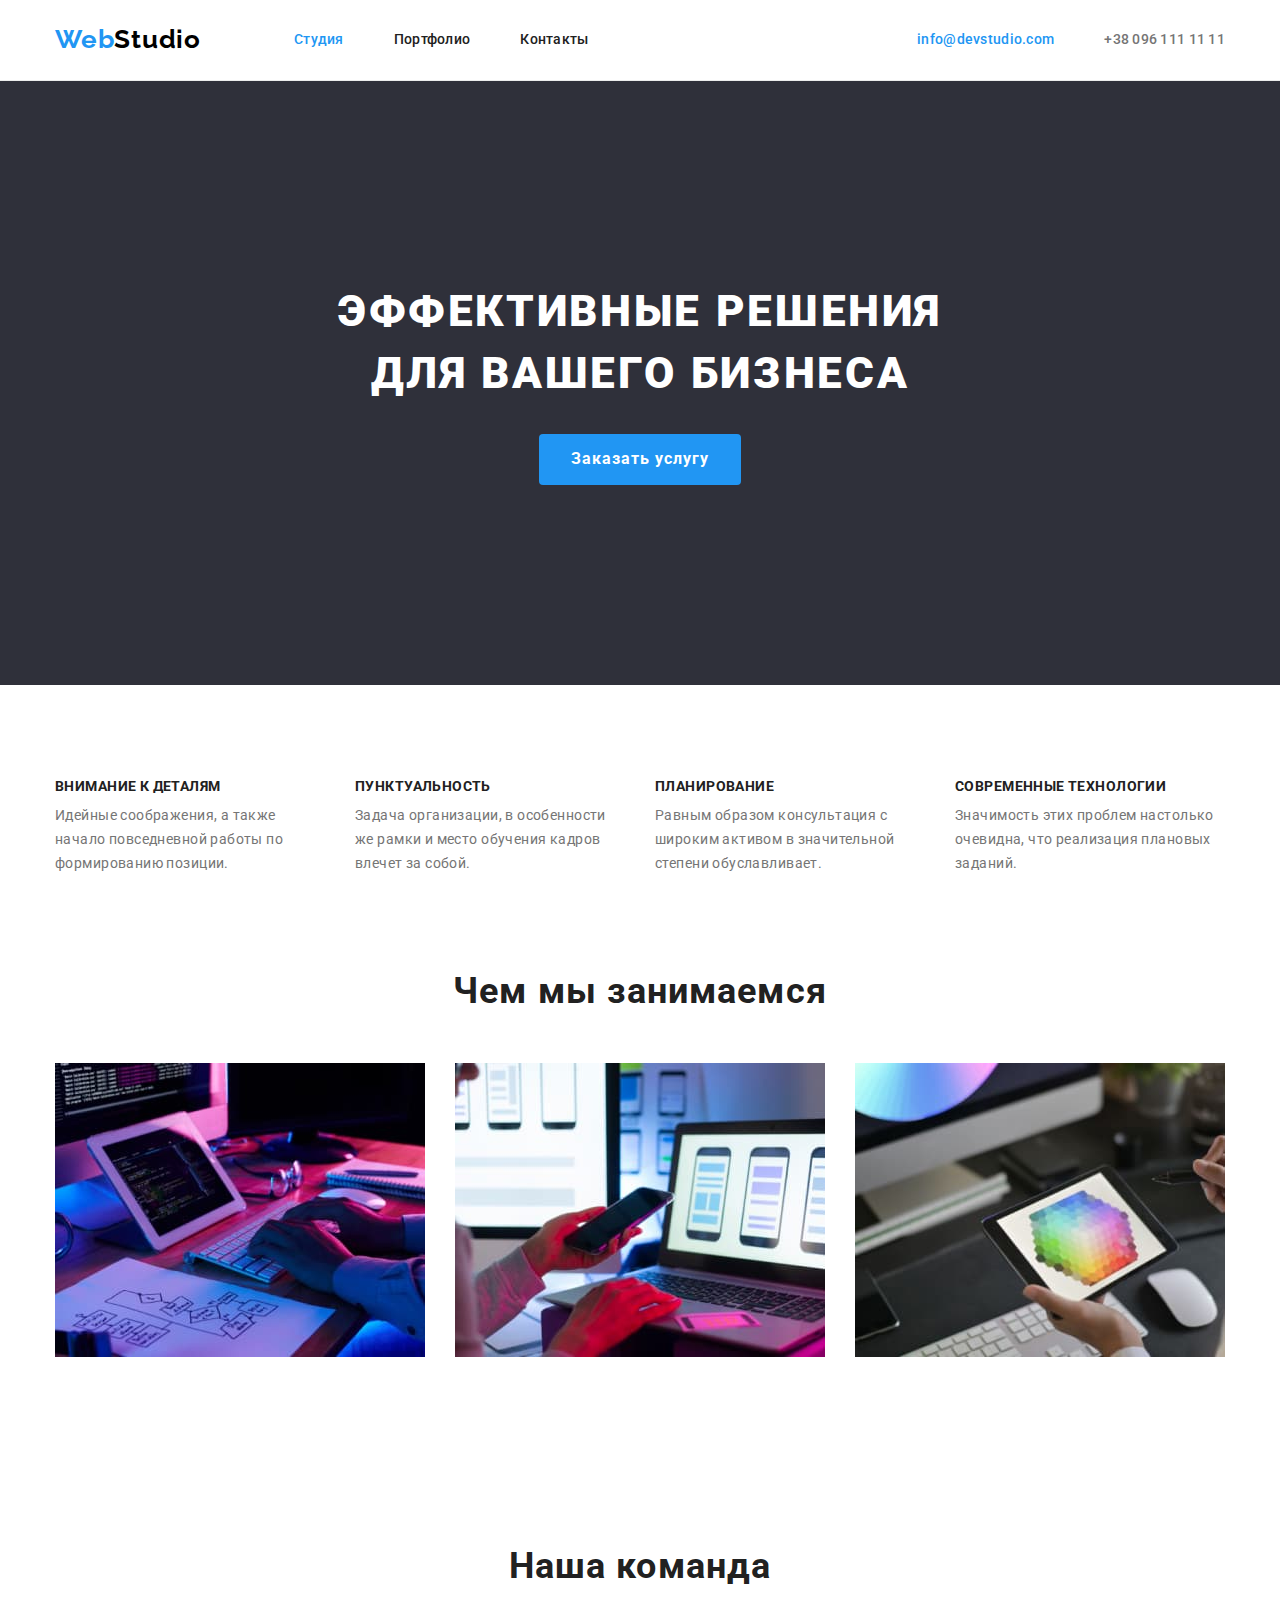
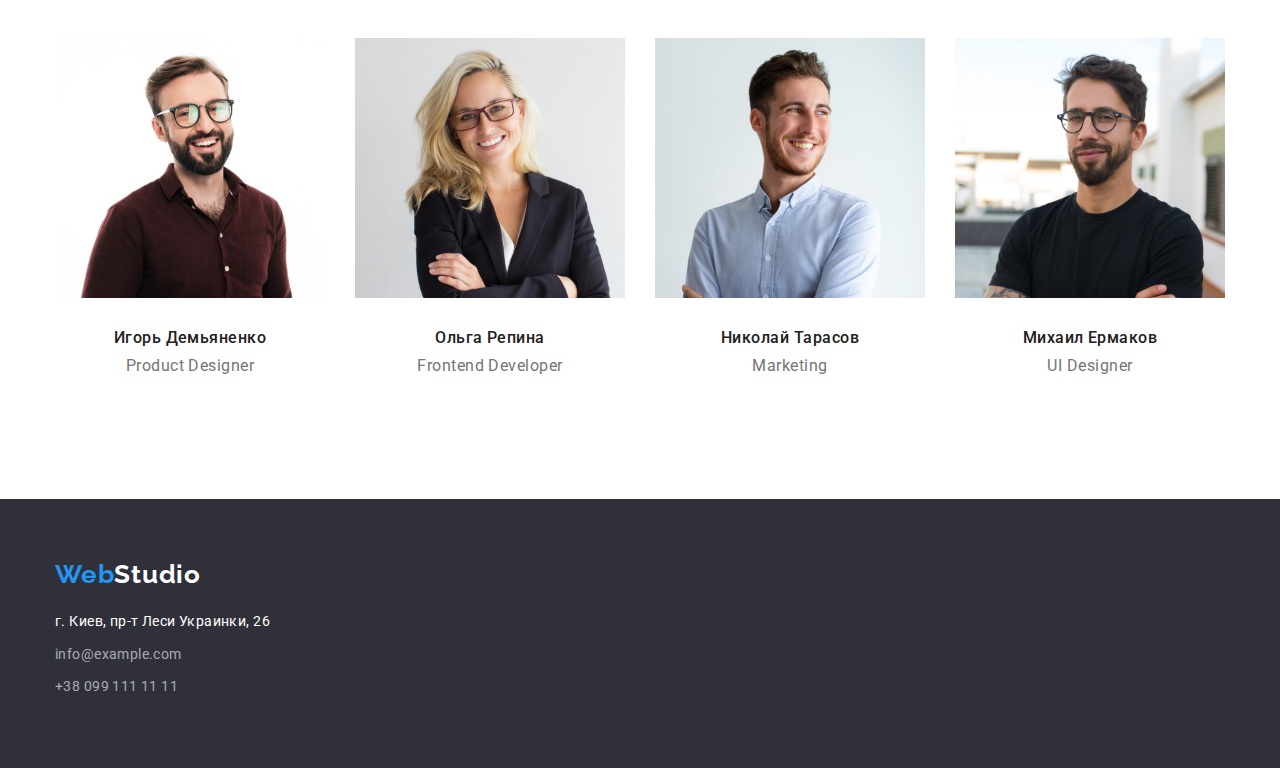
<file: index.html>
<!DOCTYPE html>
<html lang="ru">
<head>
    <meta charset="UTF-8">
    <meta http-equiv="X-UA-Compatible" content="IE=edge">
    <meta name="viewport" content="width=device-width>, initial-scale=1.0">
    <title>WebStudio</title>
    <link rel="preconnect" href="https://fonts.googleapis.com">
    <link rel="preconnect" href="https://fonts.gstatic.com" crossorigin>
    <link href="https://fonts.googleapis.com/css2?family=Raleway:wght@700&family=Roboto:wght@400;500;700;900&display=swap"
        rel="stylesheet"/>
      <link rel="stylesheet" href="https://cdnjs.cloudflare.com/ajax/libs/modern-normalize/1.1.0/modern-normalize.min.css"/>
    <link rel="stylesheet" href="./css/styles.css"/>
</head>
<body class="body">
    <!--Header-->
    <header class="header">
        <div class="container">
        <nav class="site-nav">
            <a class="logo-link" href="index.html" lang="en"><span class="logo-web">Web</span>Studio</a>
    
            <ul class="nav-list">
                <li class="list-item"><a class="nav-link-active" href="./index.html">Студия</a></li>
                <li class="list-item"><a class="nav-link" href="./portfolio.html">Портфолио</a></li>
                <li class="list-item"><a class="nav-link" href="">Контакты</a></li>
            </ul>
        </nav>
        <ul class="list">
            <li class="contact-linst-item"><a class="mail-link-active" href="mailto:info@devstudio.com">info@devstudio.com</a></li>
            <li class="contact-list-item"><a class="tel-link" href="tel:0961111111">+38 096 111 11 11</a></li>
        </ul>
        </div>
    </header>
    <main>
        <!--Hero-->
        <section class="hero-section">
            <div class="container">
            <h1 class="hero-section-title">ЭФФЕКТИВНЫЕ РЕШЕНИЯ <br /> ДЛЯ ВАШЕГО БИЗНЕСА</h1>
            <button  class="hero-section-btn" type="button">Заказать услугу</button> 
            </div>
        </section>
        <!--Advantage-->
        <section class="advantage-section">
            <div class="container">
            <h2 hidden>Преимущества</h2>
            <ul class="advantage-list">
                <li class="advantage">
                    <h3 class="advantage-title">Внимание к деталям</h3>
                    <p class="content">Идейные соображения, а также начало повседневной работы по формированию позиции.</p>
                </li>
                <li class="advantage">
                    <h3 class="advantage-title">Пунктуальность</h3>
                    <p class="content">Задача организации, в особенности же рамки и место обучения кадров влечет за собой.</p>
                </li>
                <li class="advantage">
                    <h3 class="advantage-title">Планирование</h3>
                    <p class="content">Равным образом консультация с широким активом в значительной степени обуславливает.</p>
                </li>
                <li class="advantage" >
                    <h3 class="advantage-title">Современные технологии</h3>
                    <p class="content">Значимость этих проблем настолько очевидна, что реализация плановых заданий.</p>
                </li>
            </ul>
            </div>
        </section>
        <!--About-->
        <section class="about">
            <h2 class="about-heading">Чем мы занимаемся</h2>
            <div class="container">
            <ul class="list">
                <li class="activity">
                    <img src="./images/img.jpg" alt="Работа за ноутбуком" width="370">
                </li>
                <li class="activity">
                    <img src="./images/img2.jpg" alt="Работа за ноутбуком с телефоном в руках" width="370">
                </li>
                <li class="activity">
                    <img src="./images/img3.jpg" alt="Работа на планшете" width="370">
                </li>
            </ul>
            </div>
        </section>
        <!--Team-->
        <section class="team">
            <div class="container">
            <h2 class="team-title">Наша команда</h2>
            <ul class="list">
                <li class="item">
                    <img src="./images/img4.jpg" alt="a man with glasses" width="270">
                    <div class="name"><h3 class="team-member">Игорь Демьяненко</h3></div>
                    <p class="team-member-occupation" lang="en">Product Designer</p>
                </li>
                <li class="item">
                    <img src="./images/img5.jpg" alt="smiling woman with a blond hair" width="270">
                    <div class="name"><h3 class="team-member">Ольга Репина</h3></div>
                    <p class="team-member-occupation" lang="en" >Frontend Developer</p>
                </li>
                <li class="item">
                    <img src="./images/img6.jpg" alt="smiling man in a white shirt" width="270">
                    <div class="name"><h3 class="team-member">Николай Тарасов</h3></div>
                    <p class="team-member-occupation" lang="en">Marketing</p>
                </li>
                <li class="item">
                    <img src="./images/img7.jpg" alt="a man in a black T-shirt" width="270">
                    <div class="name"><h3 class="team-member">Михаил Ермаков</h3></div>
                    <p class="team-member-occupation" lang="en">UI Designer</p>
                </li>
            </ul>
            </div>
        </section>
    </main>
    <!--Footer-->
    <footer class="footer">
        <div class="container">
        <a class="footer-logo" href="" lang="en"><span class="logo-web">Web</span>Studio</a>
        <address class="address">
            <ul> 
                <li class="footer-list"><a class="footer-address" href="">г. Киев, пр-т Леси Украинки, 26</a></li>
                <li class="footer-list"><a class="footer-contact" href="mailto:info@example.com">info@example.com</a></li>
                <li class="footer-list"><a class="footer-contact" href="tel:0991111111">+38 099 111 11 11</a></li>
            </ul>
        </address>
        </div>
    </footer>
</body>
</html>
</file>
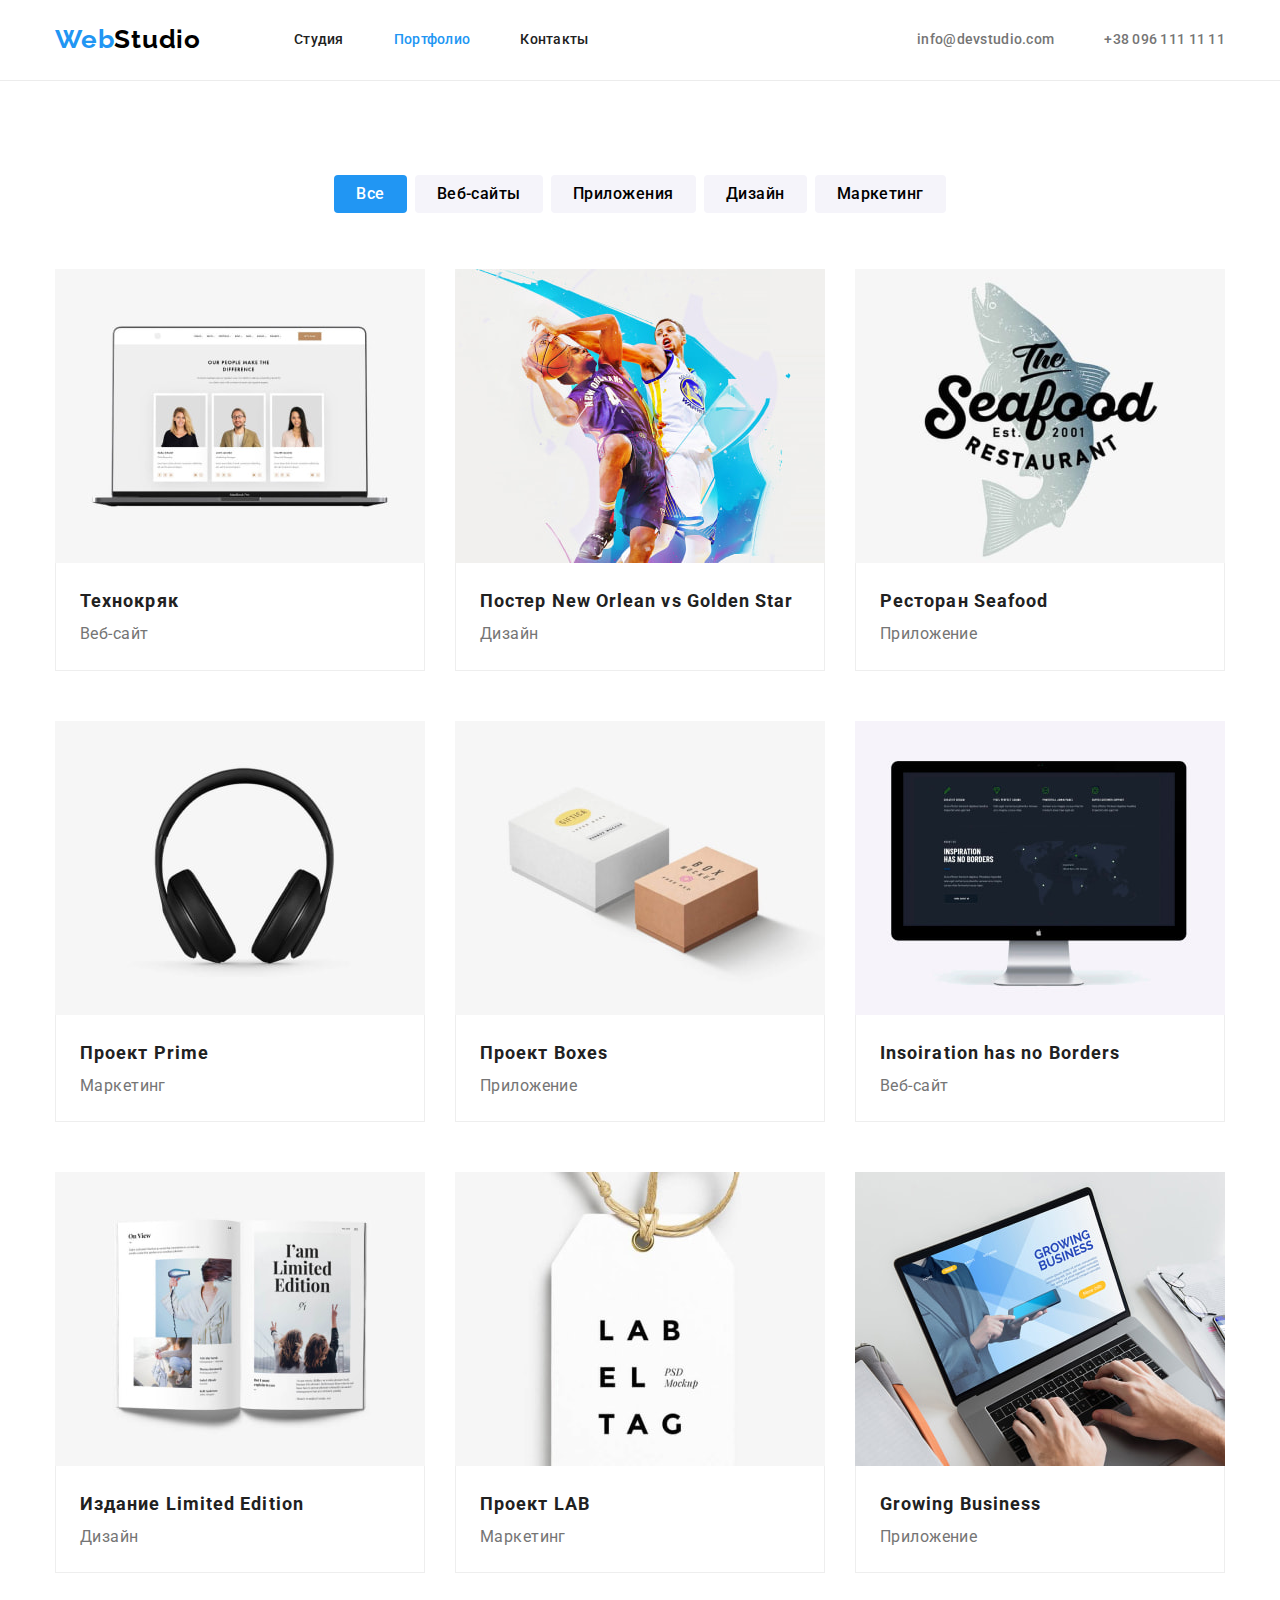
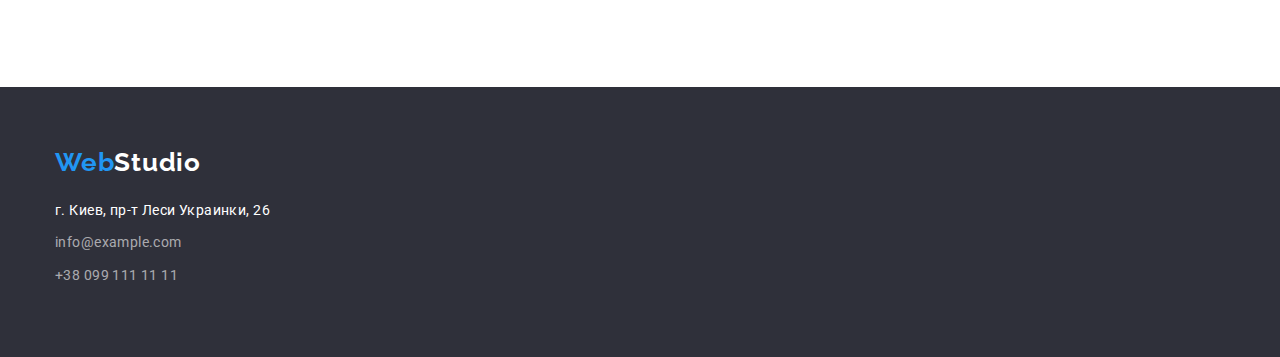
<file: portfolio.html>
<!DOCTYPE html>
<html lang="en">
<head>
    <meta charset="UTF-8">
    <meta http-equiv="X-UA-Compatible" content="IE=edge">
    <meta name="viewport" content="width=device-width, initial-scale=1.0">
    <title>Portfolio</title>
    <link rel="preconnect" href="https://fonts.googleapis.com">
    <link rel="preconnect" href="https://fonts.gstatic.com" crossorigin>
    <link href="https://fonts.googleapis.com/css2?family=Raleway:wght@700&family=Roboto:wght@400;500;700;900&display=swap"
        rel="stylesheet"/>
        <link rel="stylesheet" href="https://cdnjs.cloudflare.com/ajax/libs/modern-normalize/1.1.0/modern-normalize.min.css" />
    <link rel="stylesheet" href="./css/styles.css">
</head>
<body class="body">
    <!--Header-->
<header class="header">
    <div class="container">
     <nav class="site-nav">
        <a class="logo-link" href="index.html" lang="en"><span class="logo-web">Web</span>Studio</a>

        <ul class="nav-list">
            <li class="list-item"><a class="nav-link" href="./index.html" >Студия</a></li>
            <li class="list-item"><a class="nav-link-active" href="./portfolio.html" >Портфолио</a></li>
            <li class="list-item"><a class="nav-link" href="">Контакты</a></li>
        </ul>
    </nav>
        <ul class="list">
            <li class="contact-list-item"><a class="mail-link" href="mailto:info@devstudio.com">info@devstudio.com</a></li>
            <li class="contact-list-item"><a class="tel-link" href="tel:0961111111">+38 096 111 11 11</a></li>
        </ul>
    </div>
</header>
    <!--Hero-->
    <main class="portfolio-hero">
    <section class="portfolio">
        <div class="container">
            <h1 hidden>Portfolio</h1>
            <ul class="filter-buttons">
                <li class="filter-button"><button class="portfolio-btn-active" type="button">Все</button></li>
                <li class="filter-button"><button class="portfolio-btn" type="button">Веб-сайты</button></li>
                <li class="filter-button"><button class="portfolio-btn" type="button">Приложения</button></li>
                <li class="filter-button"><button class="portfolio-btn" type="button">Дизайн</button></li>
                <li class="filter-button"><button class="portfolio-btn" type="button">Маркетинг</button></li>
            </ul>
        
            <ul class="project-cards">
                <li class="project-card">
                    <a class="link" href="#">
                    <img src="./images/hw2/img1.jpg" alt="экран ноутбука" width="370">
                    <div class="card-description">
                    <h2 class="project-name">Технокряк</h2>
                    <p class="project-description">Веб-сайт</p>
                    </div>
                    </a>
                </li>
                <li class="project-card">
                    <a class="link" href="#">
                    <img src="./images/hw2/img2.jpg" alt="два баскетболиста" width="370">
                    <div class="card-description">
                    <h2 class="project-name">Постер New Orlean vs Golden Star</h2>
                    <p class="project-description">Дизайн</p>
                    </div>
                    </a>
                </li>
                <li class="project-card">
                    <a class="link" href="#">
                    <img src="./images/hw2/img3.jpg" alt="афиша ресторана" width="370">
                    <div class="card-description">
                    <h2 class="project-name">Ресторан Seafood</h2>
                    <p class="project-description">Приложение</p>
                    </div>
                    </a>
                </li>
                <li class="project-card">
                    <a class="link" href="#">
                    <img src="./images/hw2/img4.jpg" alt="наушники" width="370">
                    <div class="card-description">
                    <h2 class="project-name">Проект Prime</h2>
                    <p class="project-description">Маркетинг</p>
                    </div>
                    </a>
                </li>
                <li class="project-card">
                    <a class="link" href="#">
                    <img src="./images/hw2/img5.jpg" alt="две коробки" width="370">
                    <div class="card-description">
                    <h2 class="project-name">Проект Boxes</h2>
                    <p class="project-description">Приложение</p>
                    </div>
                    </a>
                </li>
                <li class="project-card">
                    <a class="link" href="#">
                    <img src="./images/hw2/img6.jpg" alt="монитор" width="370">
                    <div class="card-description">
                    <h2 class="project-name" lang="en">Insoiration has no Borders</h2>
                    <p class="project-description">Веб-сайт</p>
                    </div>
                    </a>
                </li>
                <li class="project-card">
                    <a class="link" href="#">
                    <img src="./images/hw2/img7.jpg" alt="открытая книга" width="370">
                    <div class="card-description">
                    <h2 class="project-name" lang="en">Издание Limited Edition</h2>
                    <p class="project-description">Дизайн</p>
                    </div>
                    </a>
                </li>
                <li class="project-card">
                    <a class="link" href="#">
                    <img src="./images/hw2/img8.jpg" alt="этикетка" width="370">
                    <div class="card-description">
                    <h2 class="project-name">Проект LAB</h2>
                    <p class="project-description">Маркетинг</p>
                    </div>
                    </a>
                </li>
                <li class="project-card">
                    <a class="link" href="#">
                    <img src="./images/hw2/img9.jpg" alt="работа на ноутбуке" width="370">
                    <div class="card-description">
                    <h2 class="project-name" lang="en">Growing Business</h2>
                    <p class="project-description">Приложение</p>
                    </div>
                    </a>
                </li>
            </ul>
            </div>
        </section>
    </main>
        <!--Footer-->
        <footer class="footer">
            <div class="container">
            <a class="footer-logo" href="" lang="en"><span class="logo-web">Web</span>Studio</a>
            <address class="address">
                <ul>
                    <li class="footer-list"><a class="footer-address" href="">г. Киев, пр-т Леси Украинки, 26</a> </li>
                    <li class="footer-list"><a class="footer-contact" href="mailto:info@example.com">info@example.com</a></li>
                    <li class="footer-list"><a class="footer-contact" href="tel:0991111111">+38 099 111 11 11</a> </li>
                </ul>
            </address>
            </div>
        </footer>
</body>
</html>
</file>
<file: css/styles.css>
/*Main colors*/
:root{
    --main-font: "Roboto", sans-serif;
    --secondary-font: "Raleway", sans-serif;
    --primary-text-color: #757575;
    --secondary-text-color: #212121;
    --accent-color: #2196F3;
    --primary-background-color:#FFFFFF;
    --secondary-background-color: #E5E5E5;
    --tertiary-background-color: #2F303A;
    --quaternary-background-color: #F5F4FA;
    --footer-contact: rgba(255, 255, 255, 0.6);
}
/*Common settings*/
.body{
    background-color: var(--primary-background-color);
    color: var(--primary-text-color);

    font-family: "Roboto";
    font-weight: 400;
    font-size: 14px;
    line-height: 1.7;
    letter-spacing: 0.03em;
}
a{
    text-decoration: none;
}
img{
    display: block;
}

.list{
    list-style: none;
}

h1,
h2,
h3,
h4,
h5,
h6,
p,
ul {
    margin: 0;
    padding: 0;
}

.container {
    width: 1200px;
    padding: 0 15px;
    margin: 0 auto;
}

/*Header*/
.header{
    border-bottom: 1px solid #ECECEC;

    padding-top: 24px;
    padding-bottom: 25px;
    font-weight: 500;
    font-size: 14px;
    line-height: 1.1;
    letter-spacing: 0.02em;
}

.header .container,
.site-nav,
.site-nav .list,
.header .container .nav-list{
    display: flex;
    align-items: center;
}

.header .container{
    justify-content: space-between;
}

.contact-list-item:not(:first-child) {
    margin-left: 50px;
}

.logo-link{
    margin-right: 93px;
    color: #000000;

    font-family: var(--secondary-font);
    font-weight: 700;
    font-size: 26px;
    line-height: 1.2;
    letter-spacing: 0.03em;
}
.logo-link>span {
    color: var(--accent-color);
}
.nav-link{
    color: var(--secondary-text-color);
}

.nav-link-active{
    color: var(--accent-color);
}
.tel-link,
.mail-link{
    color: var(--primary-text-color);
}
.mail-link-active{
    color: var(--accent-color);
}
.nav-link:hover,
.nav-link:focus,
.contact-list:hover,
.contact-list:focus {
    color: var(--accent-color);
}
.site-nav .list-item:not(:last-child) {
    margin-right: 50px;
}

.header .container .list {
    justify-content: flex-end;
}

ul{
    list-style: none;
}
/*Hero*/
.hero-section{
background-color: var(--tertiary-background-color);

padding-top: 200px;
padding-bottom: 200px;

text-align: center;
}
.hero-section-title{
margin-bottom: 30px;
margin-left: auto;
margin-right: auto;
width: 696px;

color: #FFFFFF;

font-weight: 900;
font-size: 44px;
line-height: 1.4;
letter-spacing: 0.06em;
text-transform: uppercase;
}
.hero-section-btn{
    cursor: pointer;
    color: #FFFFFF;
    background-color: var(--accent-color);

    padding: 10px 32px;
    border: none;
    border-radius: 4px;

    font-family: Roboto;
    font-weight: 700;
    font-size: 16px;
    line-height: 1.9;
    letter-spacing: 0.06em;
}
/*Advantage*/
.advantage-section{
    background-color: var(--primary-background-color);
    color: var(--primary-text-color);
    padding-top: 94px;
    padding-bottom: 94px;
}
.advantage-list{
    display: flex;
    
    font-size: 14px;
    line-height: 1.7;
}
.advantage .content{
    width: 270px;
    margin-right: 30px;
}
.advantage-title{
    margin-bottom: 10px;

    color: var(--secondary-text-color);
    font-weight: 700;
    font-size: 14px;
    line-height: 1.1;
    letter-spacing: 0.03em;
    text-transform: uppercase;
}
/*About*/
.about{
    padding-bottom: 94px;
}
.about-heading, .team-title{
color: var(--secondary-text-color);

margin-bottom: 50px;
text-align: center;

font-weight: 700;
font-size: 36px;
line-height: 1.2;
letter-spacing: 0.03em;
}
.list{
display: flex;
justify-content: space-between;
}
/*Team*/
.team{
    background-color: var(--primary-background-color);

    text-align: center;
    padding-top: 94px;
    padding-bottom: 94px;
}
.team .list{
display: flex;

}
.team .item {
    padding-bottom: 30px;
    border-radius: 0px 0px 4px 4px;
}
.team-member{
    margin-bottom: 10px;

    color: var(--secondary-text-color);

    font-weight: 500;
    font-size: 16px;
    line-height: 1.2;
    letter-spacing: 0.03em;
}
.team .name{
    margin-top: 30px;
    margin-bottom: 10px;
}
.team .item{
    background-color: var(--primary-background-color);
}
.team-member-occupation{
color: var(--primary-text-color);

font-weight: 400;
font-size: 16px;
line-height: 1.1;
letter-spacing: 0.03em;
}
/*Footer*/
.footer{
padding-top: 60px;
padding-bottom: 60px;

background-color: var(--tertiary-background-color);
}
.footer-logo {
display: block;
margin-bottom: 20px;

font-family: Raleway;
font-weight: 700;
font-size: 26px;
line-height: 1.2;
letter-spacing: 0.03em;
}

.footer-address {
    font-style: normal;
}
.footer-logo,
.footer-address {
    color: #ffffff;
}
.footer-list{
    margin-bottom: 9px;
}
.footer-logo>span {
    color: var(--accent-color);
}
.footer-contact:first-child {
    margin-bottom: 9px;
}
.footer-contact{
color: var(--footer-contact);
font-style: normal;
}

/*Портфолио*/
.portfolio-hero{
background-color: var(--primary-background-color);
padding-top: 94px;
padding-bottom: 94px;
}

/*Фильтры*/
.portfolio-btn {
    border: none;
    border-radius: 4px;
    
    cursor: pointer;
    background-color: #f5f4fa;

    font-family: Roboto;
    font-weight: 500;
    font-size: 16px;
    line-height: 1.6;
    letter-spacing: 0.03em;
}
.filter-buttons{
    display: flex;
    justify-content: center;
    margin-bottom: 56px;
}
.filter-button:not(:last-child) {
    margin-right: 8px;
}
.filter-button .portfolio-btn {
    padding: 6px 22px;
}
.portfolio-btn-active{
    padding: 6px 22px;
    border: none;
    border-radius: 4px;
    color: #ffffff;
    background-color: var(--accent-color);

    font-family: var(--main-font);
    font-weight: 500;
    font-size: 16px;
    line-height: 1.63;
    letter-spacing: 0.03em;
}

.portfolio-btn:hover,
.portfolio-btn:focus {
    background-color: var(--accent-color);
    color: #ffffff;
}
/*Проектные карточки*/
.project-cards {
    display: flex;
    flex-wrap: wrap;
    margin-left: -30px;
    margin-bottom: -30px;
}

.project-cards p{
    font-size: 16px;
    line-height: 1.9;   
}

.project-card {
    margin-left: 30px;
    margin-bottom: 30px;
    flex-basis: calc((100% - 90px) / 3);
    background-color: #FFFFFF;
}

.card-description {
    border-bottom: 1px solid #EEEEEE;
    border-left: 1px solid #EEEEEE;
    border-right: 1px solid #EEEEEE;
    padding: 20px 24px;
    margin-bottom: 20px;
}
.project-name{
    color: var(--secondary-text-color);

    font-family: var(--main-font);
    font-weight: 700;
    font-size: 18px;
    line-height: 2;
    letter-spacing: 0.06em;
}
.project-description{
color: var(--primary-text-color);

font-family: Roboto;
font-weight: 400;
font-size: 16px;
line-height: 1.87;
}
</file>
